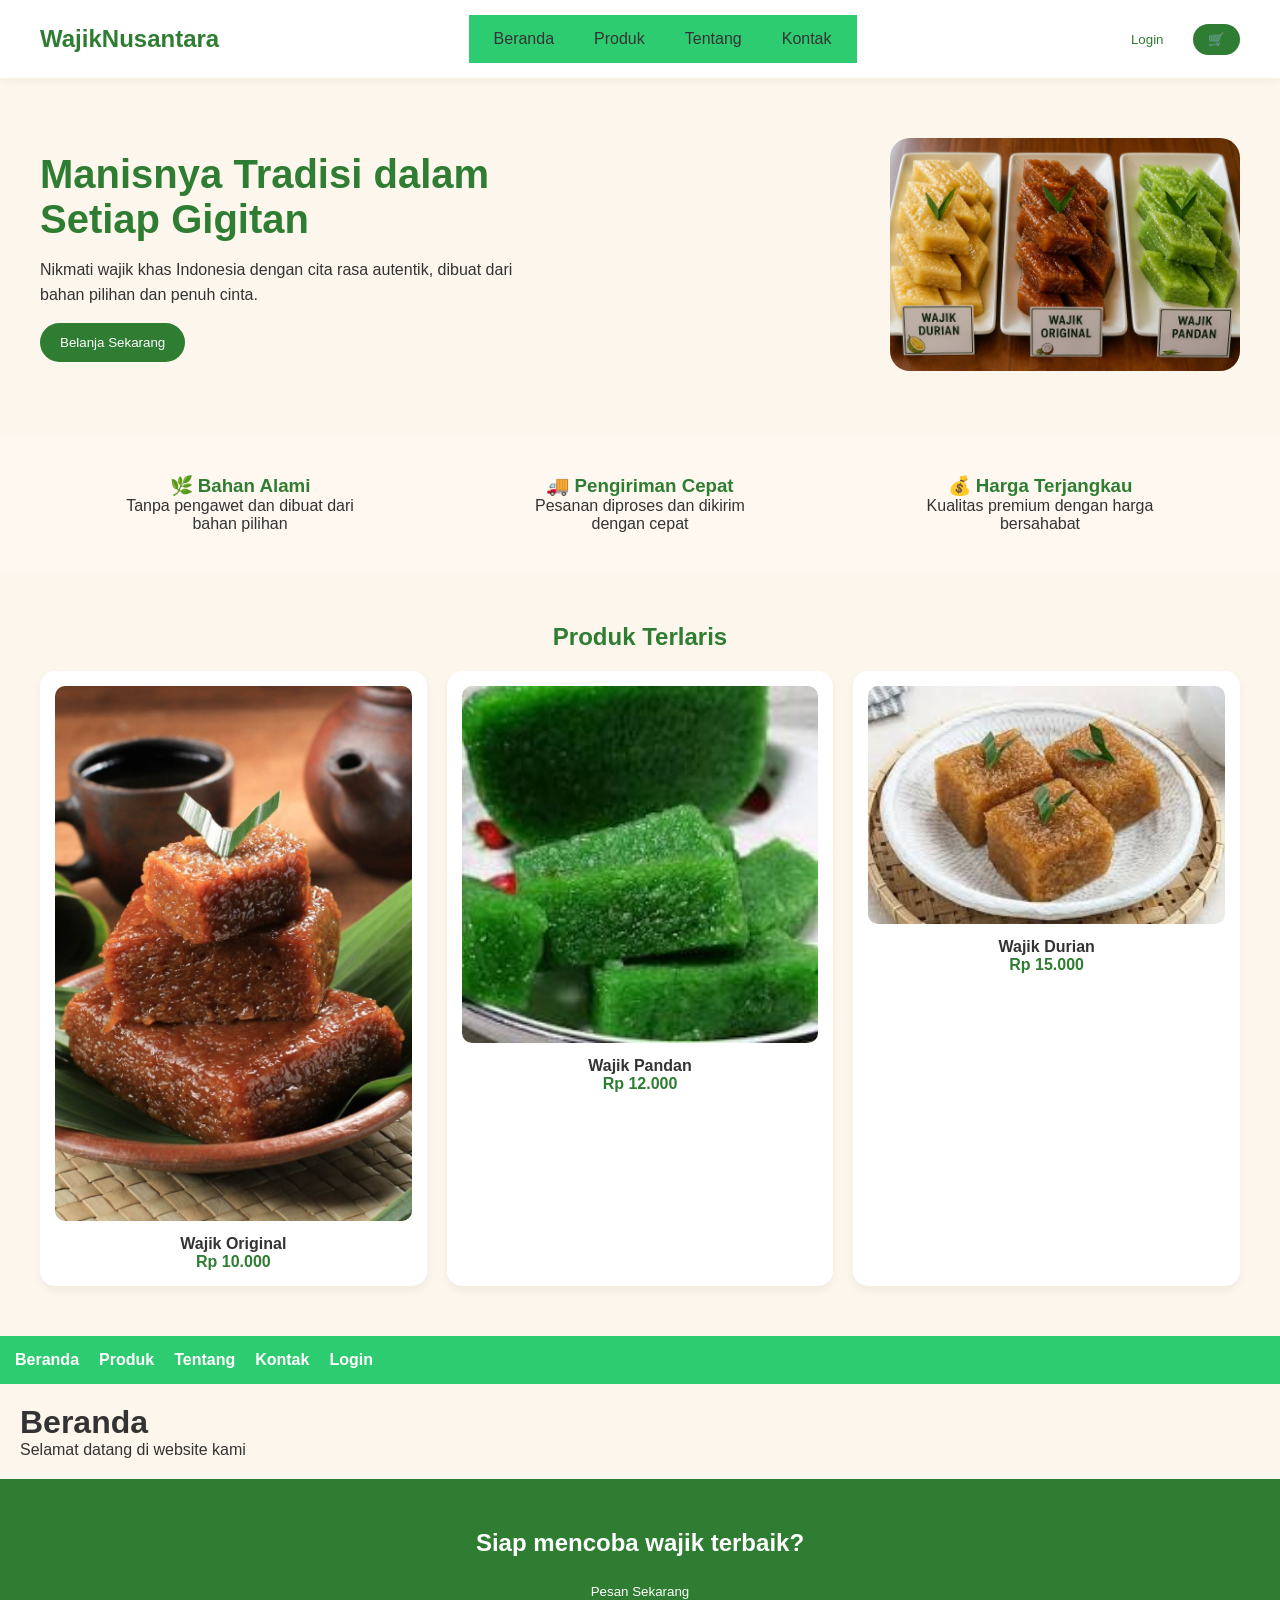
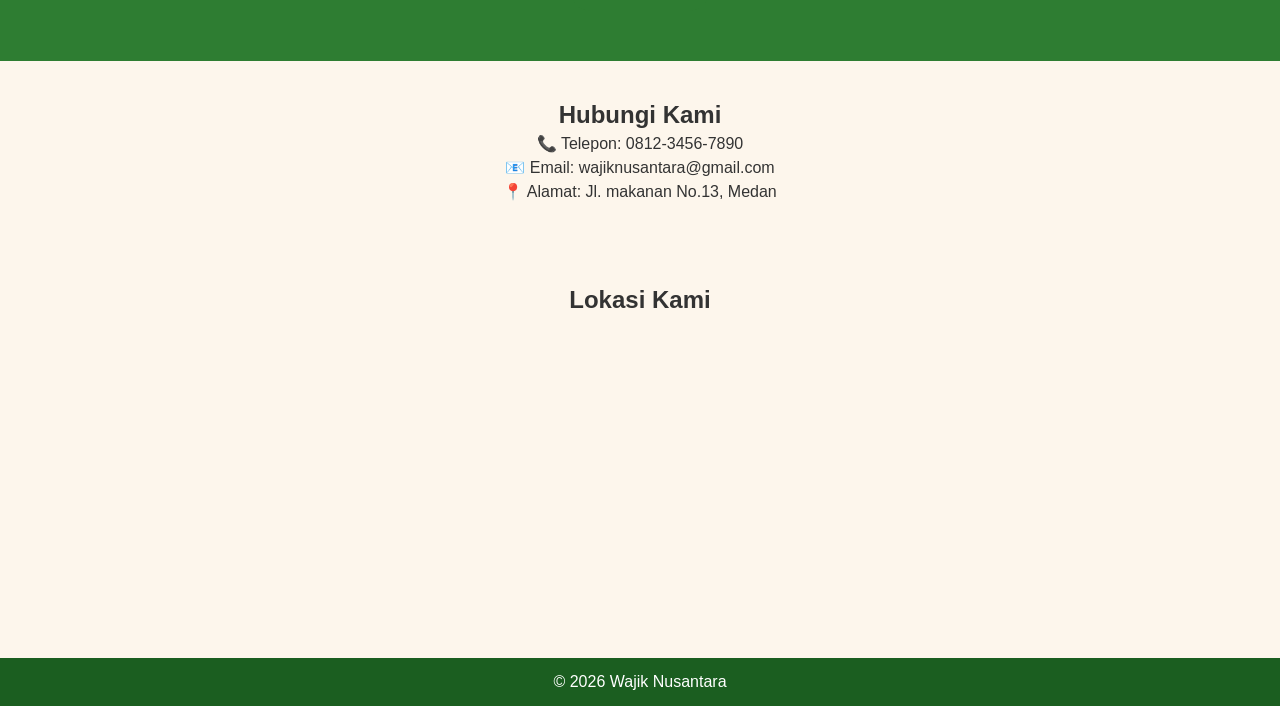
<file: index.html>
<!DOCTYPE html>
<html lang="id">
<head>
<meta charset="UTF-8">
<meta name="viewport" content="width=device-width, initial-scale=1.0">
<title>Wajik Nusantara</title>

<link rel="stylesheet" href="style.css">
</head>

<body>

<!-- NAVBAR -->
<header class="navbar">
    <h2 class="logo">WajikNusantara</h2>

    <nav>
        <a href="#">Beranda</a>
        <a href="#">Produk</a>
        <a href="#">Tentang</a>
        <a href="#">Kontak</a>
    </nav>

    <div class="nav-btn">
        <button class="btn-login">Login</button>
        <button class="btn-cart">🛒</button>
    </div>
</header>

<!-- HERO / BANNER -->
<section class="hero">
    <div class="hero-text">
        <h1>Manisnya Tradisi dalam Setiap Gigitan</h1>
        <p>
            Nikmati wajik khas Indonesia dengan cita rasa autentik,
            dibuat dari bahan pilihan dan penuh cinta.
        </p>
        <button class="btn-primary">Belanja Sekarang</button>
    </div>

    <div class="hero-img">
        <img src="wajikall.jpeg" alt="Wajik">
    </div>
</section>

<!-- KEUNGGULAN -->
<section class="fitur">
    <div class="fitur-item">
        <h3>🌿 Bahan Alami</h3>
        <p>Tanpa pengawet dan dibuat dari bahan pilihan</p>
    </div>

    <div class="fitur-item">
        <h3>🚚 Pengiriman Cepat</h3>
        <p>Pesanan diproses dan dikirim dengan cepat</p>
    </div>

    <div class="fitur-item">
        <h3>💰 Harga Terjangkau</h3>
        <p>Kualitas premium dengan harga bersahabat</p>
    </div>
</section>

<!-- PREVIEW PRODUK -->
<section class="produk-preview">
    <h2>Produk Terlaris</h2>

    <div class="produk-grid">
        <div class="produk-card">
            <img src="wajik.jpg">
            <h4>Wajik Original</h4>
            <p>Rp 10.000</p>
        </div>

        <div class="produk-card">
            <img src="wajikpandan.jpg">
            <h4>Wajik Pandan</h4>
            <p>Rp 12.000</p>
        </div>

        <div class="produk-card">
            <img src="wajikdurian.jpg">
            <h4>Wajik Durian</h4>
            <p>Rp 15.000</p>
        </div>
    </div>
</section>

<!DOCTYPE html>
<html lang="id">
<head>
  <meta charset="UTF-8">
  <title>Website Makanan</title>
  <link rel="stylesheet" href="style.css">
</head>
<body>

<!-- MENU -->
<nav>
  <a href="#" onclick="showPage('beranda')">Beranda</a>
  <a href="#" onclick="showPage('produk')">Produk</a>
  <a href="#" onclick="showPage('tentang')">Tentang</a>
  <a href="#" onclick="showPage('kontak')">Kontak</a>
  <a href="#" onclick="showPage('login')">Login</a>
</nav>

<!-- HALAMAN -->
<div id="beranda" class="page active">
  <h1>Beranda</h1>
  <p>Selamat datang di website kami</p>
</div>

<div id="produk" class="page">
  <h1>Produk</h1>
  <p>Ini daftar produk makanan</p>
</div>

<div id="tentang" class="page">
  <h1>Tentang</h1>
  <p>Tentang usaha kami</p>
</div>

<div id="kontak" class="page">
  <h1>Kontak</h1>
  <p>Hubungi kami: 081234567890</p>
</div>

<div id="login" class="page">
  <h1>Login</h1>
  <input type="text" placeholder="Username"><br><br>
  <input type="password" placeholder="Password"><br><br>
  <button>Login</button>
</div>

<!-- HUBUNGKAN KE JS -->
<script src="script.js"></script>

</body>
</html>

<!-- CTA -->
<section class="cta">
    <h2>Siap mencoba wajik terbaik?</h2>
    <button class="btn-primary">Pesan Sekarang</button>
</section>

<!-- KONTAK -->
<section class="contact">
  <h2>Hubungi Kami</h2>
  <p>📞 Telepon: 0812-3456-7890</p>
  <p>📧 Email: wajiknusantara@gmail.com</p>
  <p>📍 Alamat: Jl. makanan No.13, Medan</p>
</section>

<!-- LOKASI -->
<section class="location">
  <h2>Lokasi Kami</h2>
  <iframe 
    src="https://www.google.com/maps?q=Medan&output=embed" 
    width="100%" 
    height="300" 
    style="border:0;" 
    allowfullscreen="" 
    loading="lazy">
  </iframe>
</section>
<!-- FOOTER -->
<footer>
    <p>© 2026 Wajik Nusantara</p>
</footer>


</body>
</html>
</file>
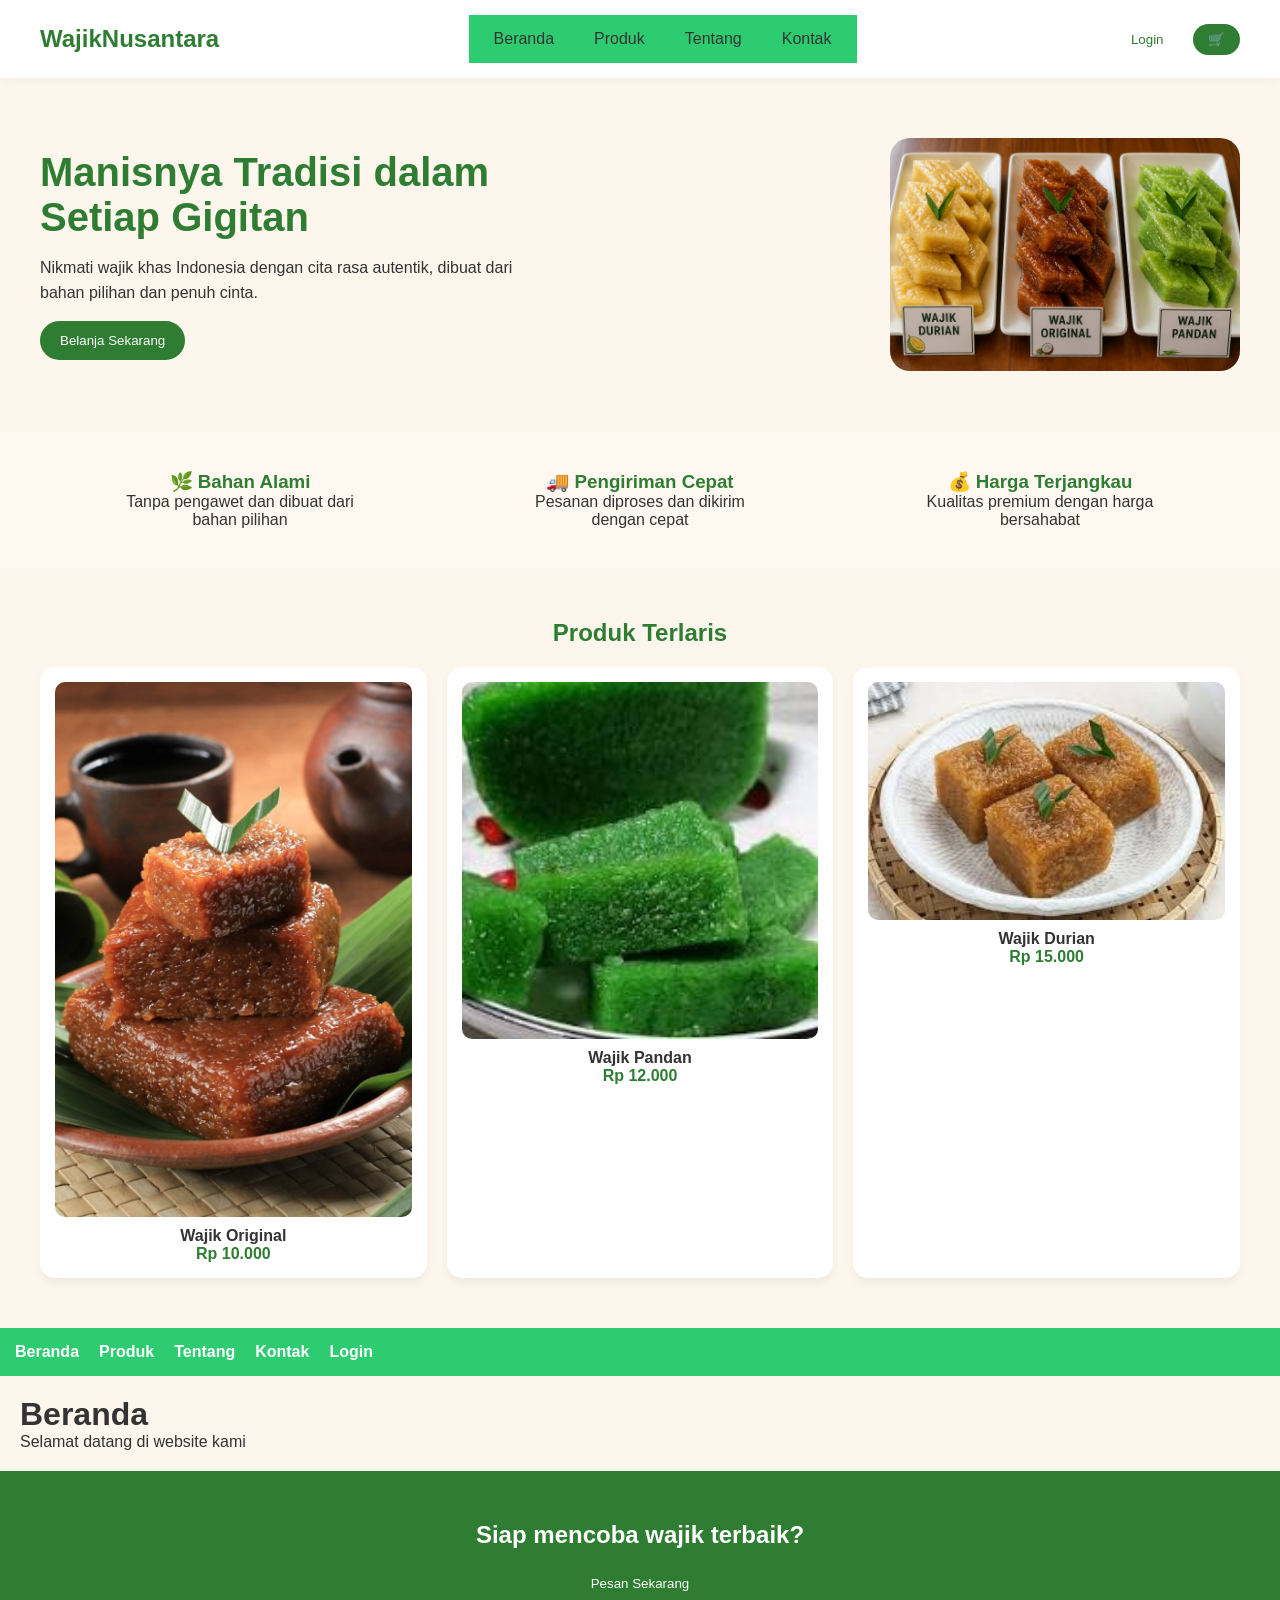
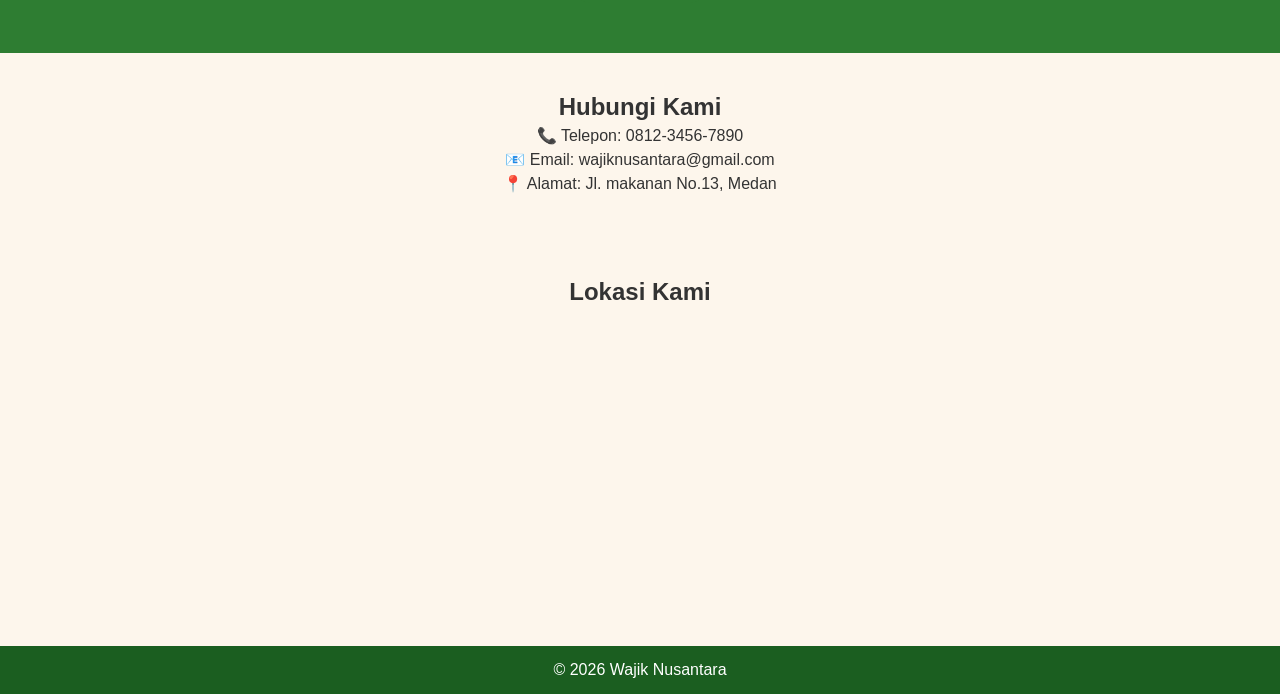
<file: script.html>
<index html>
<html lang="id">
<head>
<meta charset="UTF-8">
<meta name="viewport" content="width=device-width, initial-scale=1.0">
<title>Wajik Nusantara</title>

<link rel="stylesheet" href="style.css">
</head>

<body>

<!-- NAVBAR -->
<header class="navbar">
    <h2 class="logo">WajikNusantara</h2>

    <nav>
        <a href="#">Beranda</a>
        <a href="#">Produk</a>
        <a href="#">Tentang</a>
        <a href="#">Kontak</a>
    </nav>

    <div class="nav-btn">
        <button class="btn-login">Login</button>
        <button class="btn-cart">🛒</button>
    </div>
</header>

<!-- HERO / BANNER -->
<section class="hero">
    <div class="hero-text">
        <h1>Manisnya Tradisi dalam Setiap Gigitan</h1>
        <p>
            Nikmati wajik khas Indonesia dengan cita rasa autentik,
            dibuat dari bahan pilihan dan penuh cinta.
        </p>
        <button class="btn-primary">Belanja Sekarang</button>
    </div>

    <div class="hero-img">
        <img src="wajikall.jpeg" alt="Wajik">
    </div>
</section>

<!-- KEUNGGULAN -->
<section class="fitur">
    <div class="fitur-item">
        <h3>🌿 Bahan Alami</h3>
        <p>Tanpa pengawet dan dibuat dari bahan pilihan</p>
    </div>

    <div class="fitur-item">
        <h3>🚚 Pengiriman Cepat</h3>
        <p>Pesanan diproses dan dikirim dengan cepat</p>
    </div>

    <div class="fitur-item">
        <h3>💰 Harga Terjangkau</h3>
        <p>Kualitas premium dengan harga bersahabat</p>
    </div>
</section>

<!-- PREVIEW PRODUK -->
<section class="produk-preview">
    <h2>Produk Terlaris</h2>

    <div class="produk-grid">
        <div class="produk-card">
            <img src="wajik.jpg">
            <h4>Wajik Original</h4>
            <p>Rp 10.000</p>
        </div>

        <div class="produk-card">
            <img src="wajikpandan.jpg">
            <h4>Wajik Pandan</h4>
            <p>Rp 12.000</p>
        </div>

        <div class="produk-card">
            <img src="wajikdurian.jpg">
            <h4>Wajik Durian</h4>
            <p>Rp 15.000</p>
        </div>
    </div>
</section>

<!DOCTYPE html>
<html lang="id">
<head>
  <meta charset="UTF-8">
  <title>Website Makanan</title>
  <link rel="stylesheet" href="style.css">
</head>
<body>

<!-- MENU -->
<nav>
  <a href="#" onclick="showPage('beranda')">Beranda</a>
  <a href="#" onclick="showPage('produk')">Produk</a>
  <a href="#" onclick="showPage('tentang')">Tentang</a>
  <a href="#" onclick="showPage('kontak')">Kontak</a>
  <a href="#" onclick="showPage('login')">Login</a>
</nav>

<!-- HALAMAN -->
<div id="beranda" class="page active">
  <h1>Beranda</h1>
  <p>Selamat datang di website kami</p>
</div>

<div id="produk" class="page">
  <h1>Produk</h1>
  <p>Ini daftar produk makanan</p>
</div>

<div id="tentang" class="page">
  <h1>Tentang</h1>
  <p>Tentang usaha kami</p>
</div>

<div id="kontak" class="page">
  <h1>Kontak</h1>
  <p>Hubungi kami: 081234567890</p>
</div>

<div id="login" class="page">
  <h1>Login</h1>
  <input type="text" placeholder="Username"><br><br>
  <input type="password" placeholder="Password"><br><br>
  <button>Login</button>
</div>

<!-- HUBUNGKAN KE JS -->
<script src="script.js"></script>

</body>
</html>

<!-- CTA -->
<section class="cta">
    <h2>Siap mencoba wajik terbaik?</h2>
    <button class="btn-primary">Pesan Sekarang</button>
</section>

<!-- KONTAK -->
<section class="contact">
  <h2>Hubungi Kami</h2>
  <p>📞 Telepon: 0812-3456-7890</p>
  <p>📧 Email: wajiknusantara@gmail.com</p>
  <p>📍 Alamat: Jl. makanan No.13, Medan</p>
</section>

<!-- LOKASI -->
<section class="location">
  <h2>Lokasi Kami</h2>
  <iframe 
    src="https://www.google.com/maps?q=Medan&output=embed" 
    width="100%" 
    height="300" 
    style="border:0;" 
    allowfullscreen="" 
    loading="lazy">
  </iframe>
</section>
<!-- FOOTER -->
<footer>
    <p>© 2026 Wajik Nusantara</p>
</footer>


</body>
</html>
</file>
<file: style.css>
@import url('https://fonts.googleapis.com/css2?family=Poppins:wght@300;400;600&display=swap');

:root {
    --cream: #fdf6ec;
    --green: #2e7d32;
    --light-green: #66bb6a;
    --dark: #333;
}

* {
    margin: 0;
    padding: 0;
    box-sizing: border-box;
}

body {
    font-family: 'Poppins', sans-serif;
    background: var(--cream);
    color: var(--dark);
}

/* NAVBAR */
.navbar {
    display: flex;
    justify-content: space-between;
    align-items: center;
    padding: 15px 40px;
    background: white;
    box-shadow: 0 2px 10px rgba(0,0,0,0.05);
}

.logo {
    color: var(--green);
}

.navbar nav a {
    margin: 0 10px;
    text-decoration: none;
    color: var(--dark);
    font-weight: 500;
}

.navbar nav a:hover {
    color: var(--green);
}

.nav-btn button {
    margin-left: 10px;
    padding: 8px 15px;
    border-radius: 20px;
    border: none;
    cursor: pointer;
}

.btn-login {
    background: transparent;
    border: 1px solid var(--green);
    color: var(--green);
}

.btn-cart {
    background: var(--green);
    color: white;
}

/* HERO */
.hero {
    display: flex;
    align-items: center;
    justify-content: space-between;
    padding: 60px 40px;
    flex-wrap: wrap;
}

.hero-text {
    max-width: 500px;
}

.hero-text h1 {
    font-size: 2.5rem;
    color: var(--green);
}

.hero-text p {
    margin: 15px 0;
    line-height: 1.6;
}

.btn-primary {
    padding: 12px 20px;
    background: var(--green);
    color: white;
    border: none;
    border-radius: 25px;
    cursor: pointer;
    transition: 0.3s;
}

.btn-primary:hover {
    background: var(--light-green);
}

.hero-img img {
    width: 350px;
    border-radius: 20px;
}

/* FITUR */
.fitur {
    display: flex;
    justify-content: space-around;
    padding: 40px;
    background: #fff8f0;
    flex-wrap: wrap;
}

.fitur-item {
    text-align: center;
    max-width: 250px;
}

.fitur-item h3 {
    color: var(--green);
}

/* PRODUK */
.produk-preview {
    padding: 50px 40px;
    text-align: center;
}

.produk-preview h2 {
    margin-bottom: 20px;
    color: var(--green);
}

.produk-grid {
    display: grid;
    grid-template-columns: repeat(auto-fit, minmax(200px, 1fr));
    gap: 20px;
}

.produk-card {
    background: white;
    padding: 15px;
    border-radius: 15px;
    transition: 0.3s;
    box-shadow: 0 5px 10px rgba(0,0,0,0.05);
}

.produk-card:hover {
    transform: translateY(-5px);
}

.produk-card img {
    width: 100%;
    border-radius: 10px;
}

.produk-card h4 {
    margin-top: 10px;
}

.produk-card p {
    color: var(--green);
    font-weight: bold;
}

/* CTA */
.cta {
    background: var(--green);
    color: white;
    text-align: center;
    padding: 50px 20px;
}

.cta h2 {
    margin-bottom: 15px;
}

/* FOOTER */
footer {
    background: #1b5e20;
    color: white;
    text-align: center;
    padding: 15px;
}

/* RESPONSIVE */
@media(max-width: 768px) {
    .hero {
        flex-direction: column;
        text-align: center;
    }

    .hero-img img {
        width: 80%;
        margin-top: 20px;
    }

    .navbar {
        flex-direction: column;
        gap: 10px;
    }
}
/* ANIMASI */
.hidden {
    opacity: 0;
    transform: translateY(30px);
    transition: all 0.6s ease;
}

.show {
    opacity: 1;
    transform: translateY(0);
}

/* NAV ACTIVE */
.navbar nav a.active {
    color: #2e7d32;
    font-weight: 600;
}

/* BACK TO TOP */
#topBtn {
    position: fixed;
    bottom: 20px;
    right: 20px;
    background: #2e7d32;
    color: white;
    border: none;
    padding: 10px 15px;
    border-radius: 50%;
    display: none;
    cursor: pointer;
}
.contact, .location {
  padding: 40px;
  text-align: center;
}

.contact p {
  margin: 5px 0;
}

.location iframe {
  border-radius: 10px;
}body {
  font-family: Arial;
  margin: 0;
}

nav {
  background: #2ecc71;
  padding: 15px;
  display: flex;
  gap: 20px;
}

nav a {
  color: white;
  text-decoration: none;
  font-weight: bold;
  cursor: pointer;
}

nav a:hover {
  text-decoration: underline;
}

.page {
  display: none;
  padding: 20px;
}

.active {
  display: block;
}
</file>
